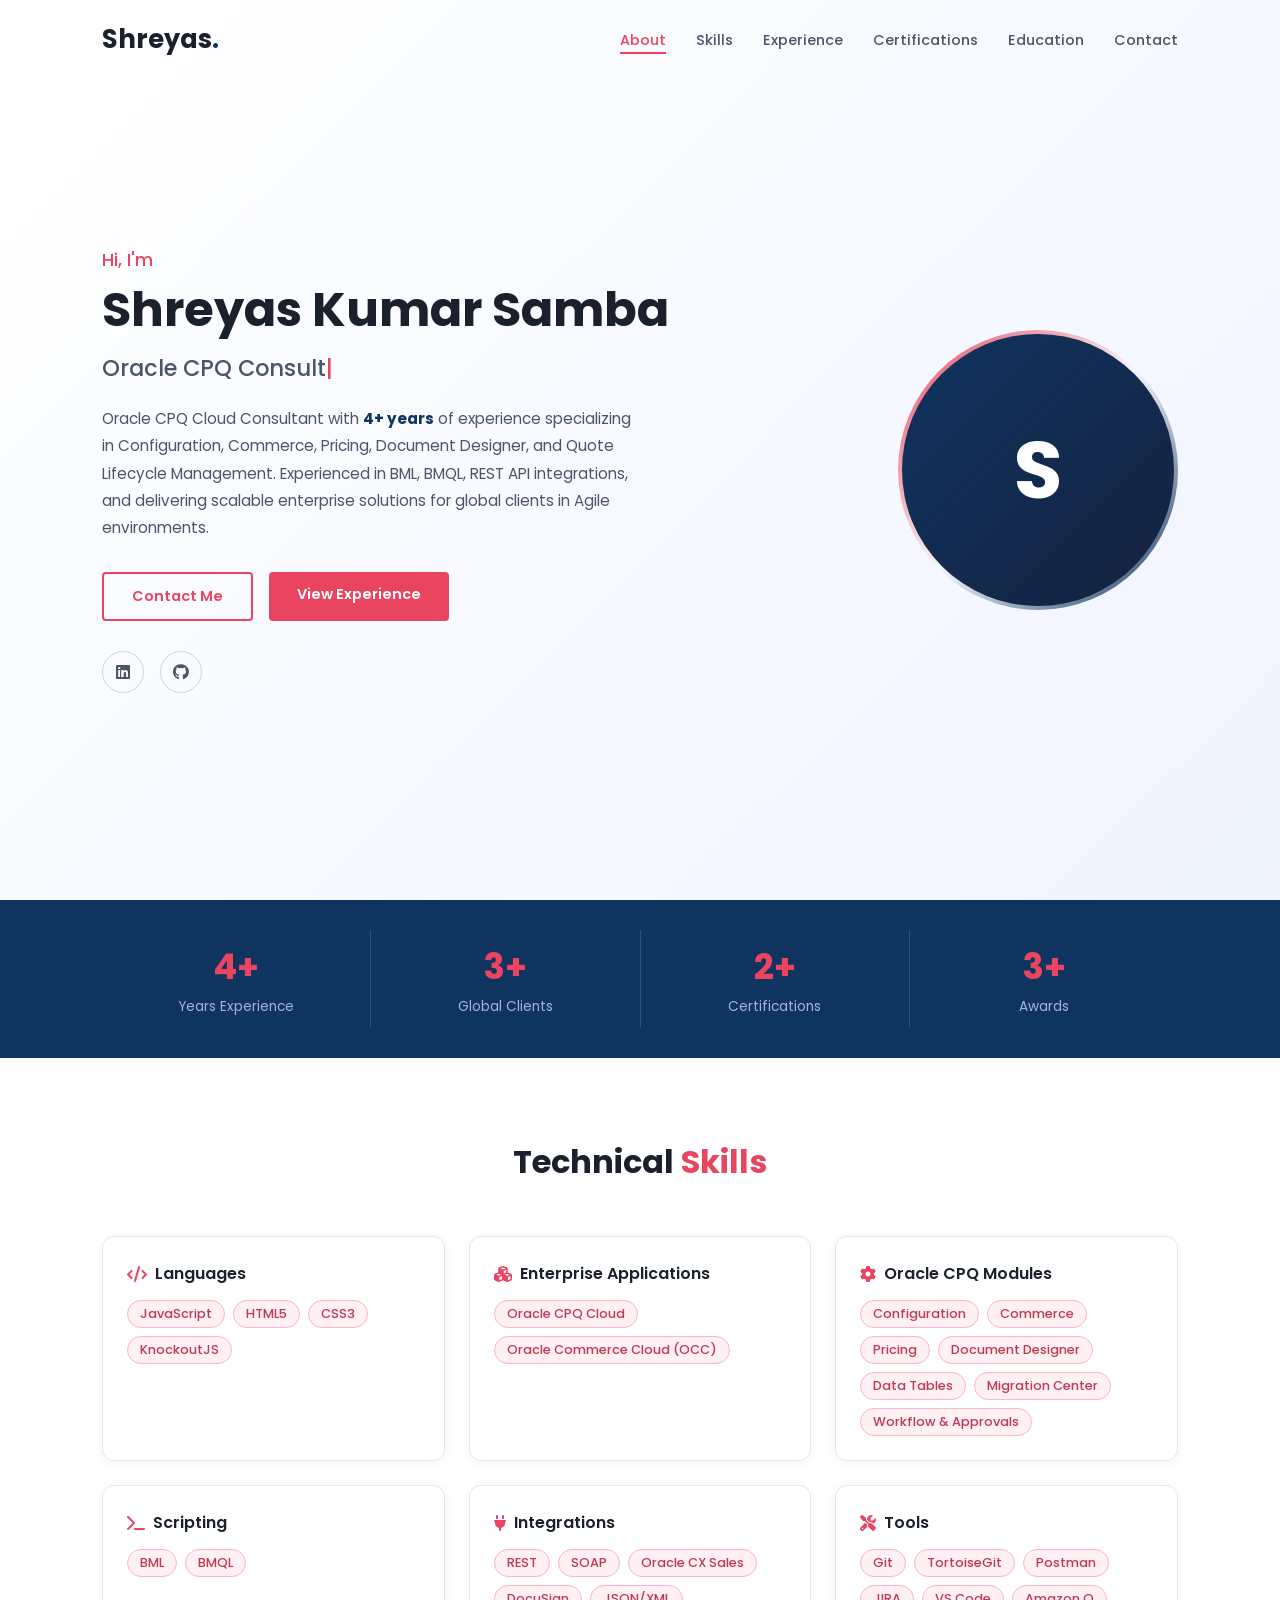
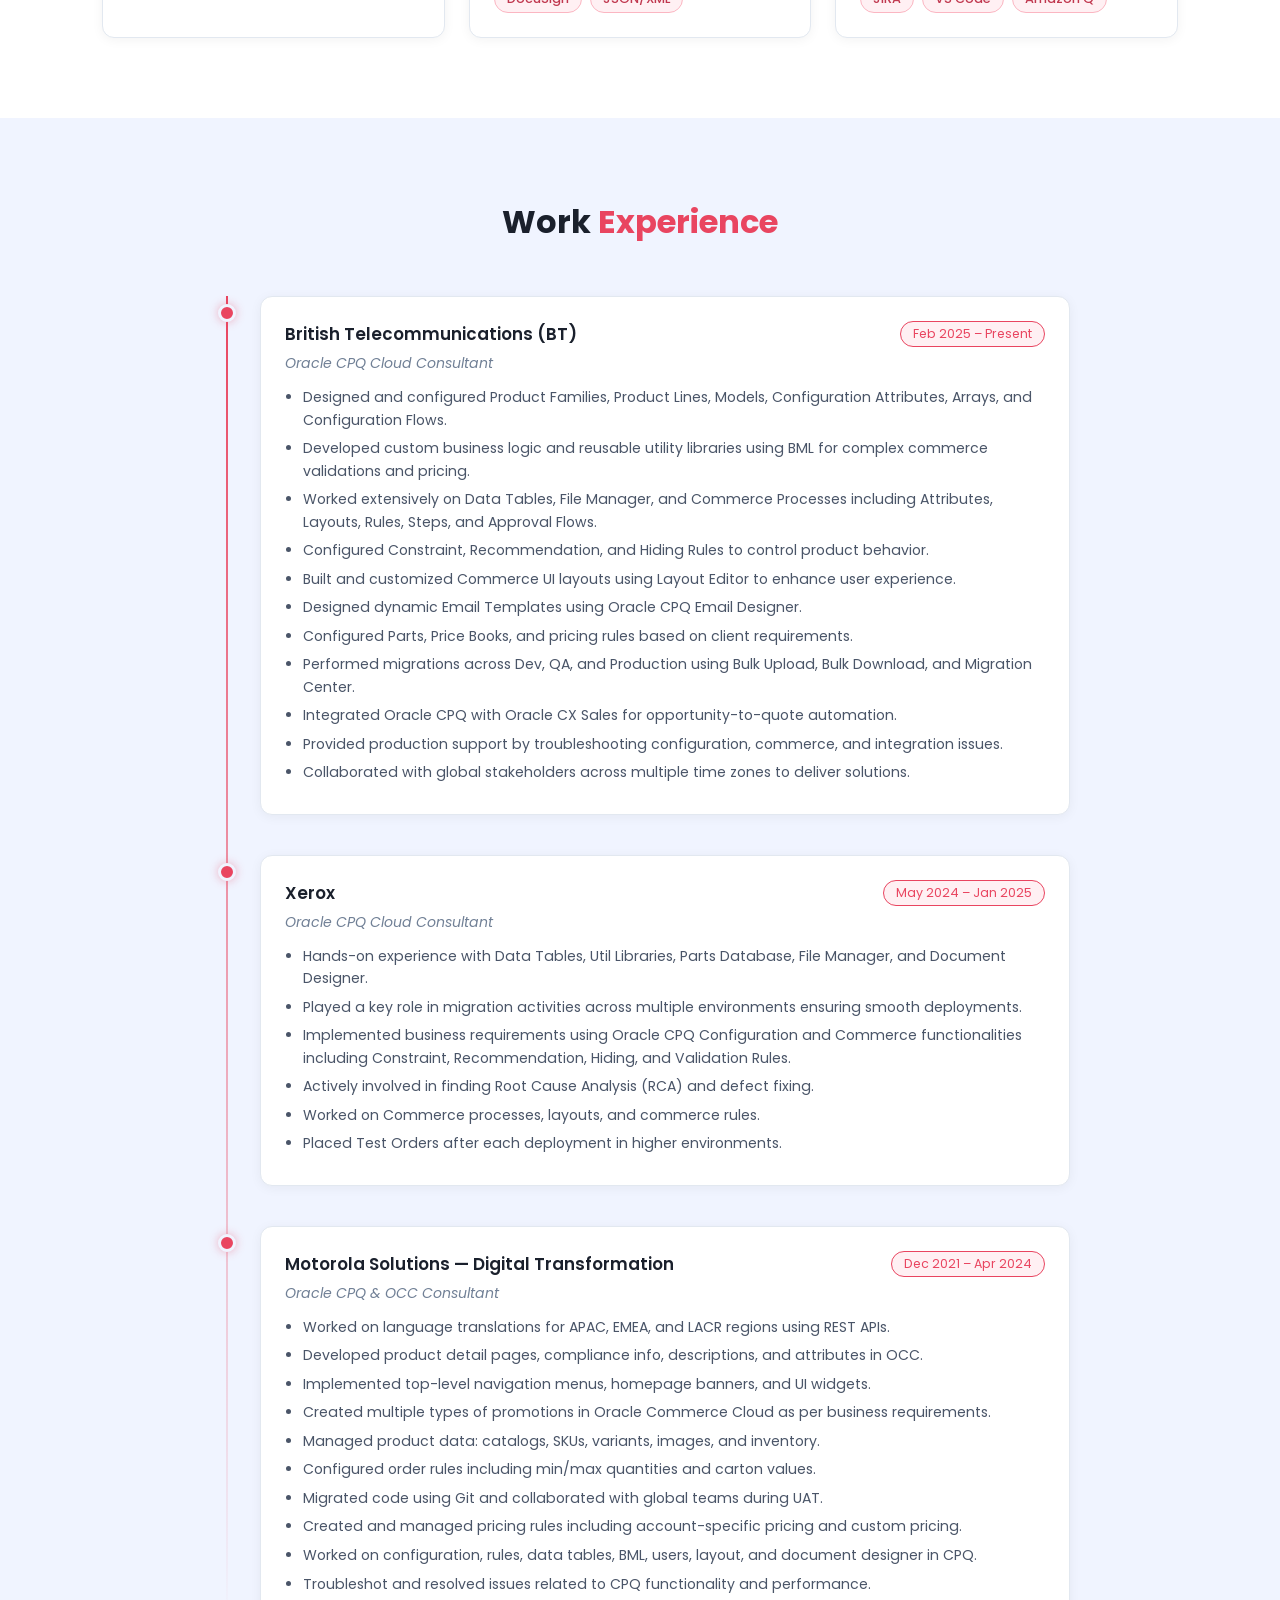
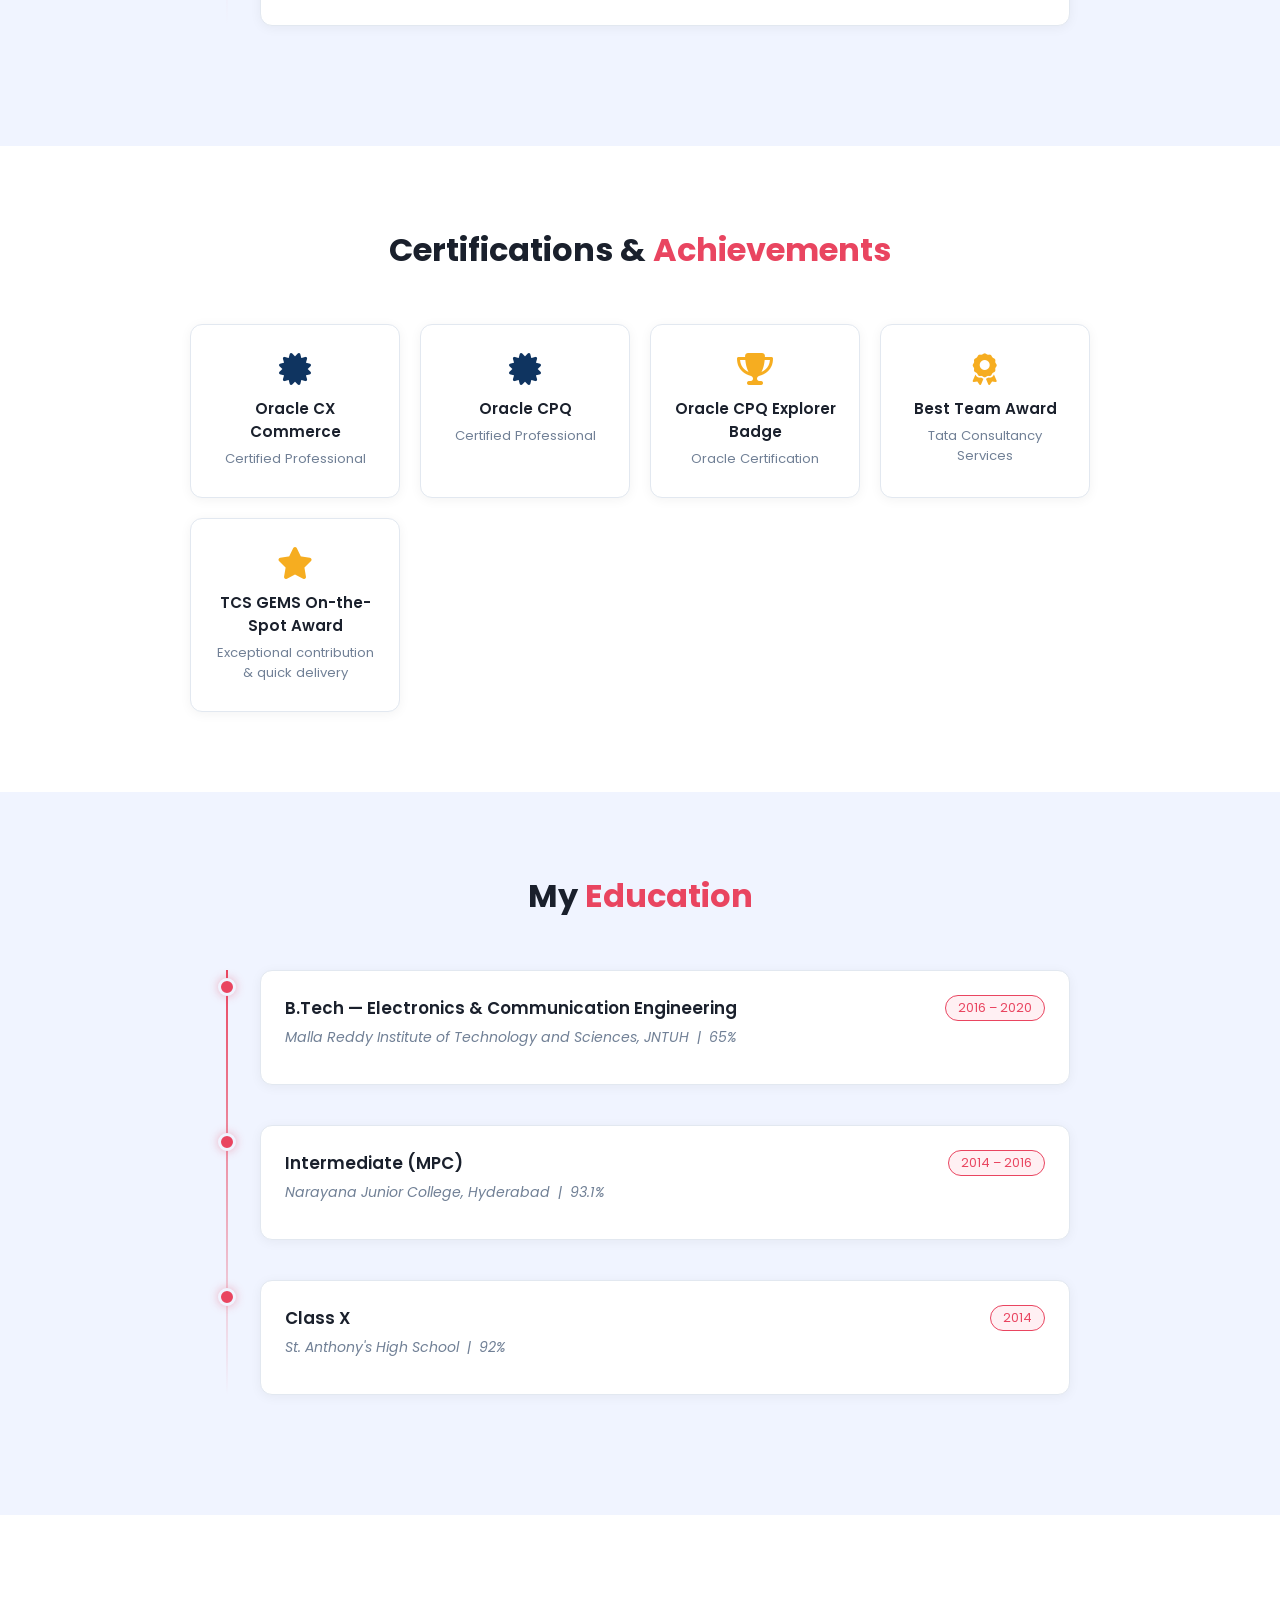
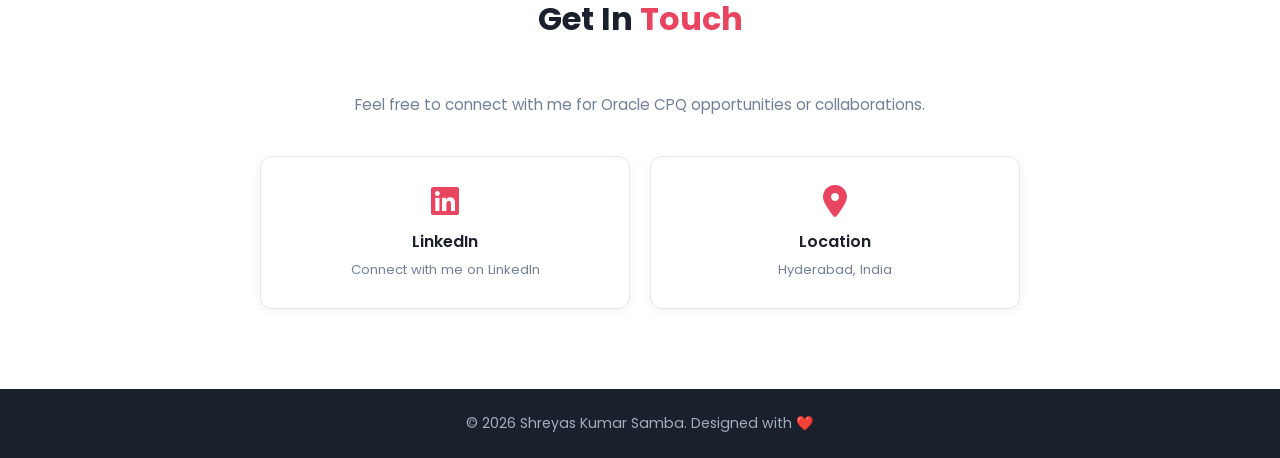
<file: index.html>
<!DOCTYPE html>
<html lang="en">
<head>
  <meta charset="UTF-8" />
  <meta name="viewport" content="width=device-width, initial-scale=1.0"/>
  <title>Shreyas Kumar Samba | Oracle CPQ Consultant</title>
  <meta name="google-site-verification" content="IUGCr2jCLWERXifQiDgYGPUq7gifTzPBpr88OVLPXbc" />
  <link rel="stylesheet" href="style.css" />
  <link href="https://fonts.googleapis.com/css2?family=Poppins:wght@300;400;500;600;700&display=swap" rel="stylesheet"/>
  <link rel="stylesheet" href="https://cdnjs.cloudflare.com/ajax/libs/font-awesome/6.4.0/css/all.min.css"/>
</head>
<body>

  <!-- NAVBAR -->
  <nav class="navbar">
    <div class="nav-logo">Shreyas<span>.</span></div>
    <ul class="nav-links">
      <li><a href="#about">About</a></li>
      <li><a href="#skills">Skills</a></li>
      <li><a href="#experience">Experience</a></li>
      <li><a href="#certifications">Certifications</a></li>
      <li><a href="#education">Education</a></li>
      <li><a href="#contact">Contact</a></li>
    </ul>
    <div class="hamburger"><i class="fas fa-bars"></i></div>
  </nav>

  <!-- HERO -->
  <section id="about" class="hero">
    <div class="hero-left">
      <p class="hero-greeting">Hi, I'm</p>
      <h1 class="hero-name">Shreyas Kumar Samba</h1>
      <h2 class="hero-title">
        <span class="typed-text"></span><span class="cursor">|</span>
      </h2>
      <p class="hero-desc">
        Oracle CPQ Cloud Consultant with <strong>4+ years</strong> of experience specializing in
        Configuration, Commerce, Pricing, Document Designer, and Quote Lifecycle Management.
        Experienced in BML, BMQL, REST API integrations, and delivering scalable enterprise
        solutions for global clients in Agile environments.
      </p>
      <div class="hero-btns">
        <a href="#contact" class="btn-primary">Contact Me</a>
        <a href="#experience" class="btn-secondary">View Experience</a>
      </div>
      <div class="hero-socials">
        <a href="https://linkedin.com/in/samba-shreyas-kumar" target="_blank" title="LinkedIn"><i class="fab fa-linkedin"></i></a>
        <a href="https://github.com/ShreyasKumarSamba" target="_blank" title="GitHub"><i class="fab fa-github"></i></a>
      </div>
    </div>
    <div class="hero-right">
      <div class="hero-img-wrapper">
        <div class="hero-img">S</div>
      </div>
    </div>
  </section>

  <!-- STATS -->
  <div class="stats-bar">
    <div class="stat">
      <span class="stat-num" data-target="4">0+</span>
      <span class="stat-label">Years Experience</span>
    </div>
    <div class="stat">
      <span class="stat-num" data-target="3">0+</span>
      <span class="stat-label">Global Clients</span>
    </div>
    <div class="stat">
      <span class="stat-num" data-target="2">0+</span>
      <span class="stat-label">Certifications</span>
    </div>
    <div class="stat">
      <span class="stat-num" data-target="3">0+</span>
      <span class="stat-label">Awards</span>
    </div>
  </div>

  <!-- SKILLS -->
  <section id="skills" class="section">
    <h2 class="section-title">Technical <span>Skills</span></h2>
    <div class="skills-container">

      <div class="skill-group">
        <h3><i class="fas fa-code"></i> Languages</h3>
        <div class="skill-tags">
          <span>JavaScript</span><span>HTML5</span><span>CSS3</span><span>KnockoutJS</span>
        </div>
      </div>

      <div class="skill-group">
        <h3><i class="fas fa-cubes"></i> Enterprise Applications</h3>
        <div class="skill-tags">
          <span>Oracle CPQ Cloud</span><span>Oracle Commerce Cloud (OCC)</span>
        </div>
      </div>

      <div class="skill-group">
        <h3><i class="fas fa-cog"></i> Oracle CPQ Modules</h3>
        <div class="skill-tags">
          <span>Configuration</span><span>Commerce</span><span>Pricing</span>
          <span>Document Designer</span><span>Data Tables</span><span>Migration Center</span>
          <span>Workflow & Approvals</span>
        </div>
      </div>

      <div class="skill-group">
        <h3><i class="fas fa-terminal"></i> Scripting</h3>
        <div class="skill-tags">
          <span>BML</span><span>BMQL</span>
        </div>
      </div>

      <div class="skill-group">
        <h3><i class="fas fa-plug"></i> Integrations</h3>
        <div class="skill-tags">
          <span>REST</span><span>SOAP</span><span>Oracle CX Sales</span>
          <span>DocuSign</span><span>JSON/XML</span>
        </div>
      </div>

      <div class="skill-group">
        <h3><i class="fas fa-tools"></i> Tools</h3>
        <div class="skill-tags">
          <span>Git</span><span>TortoiseGit</span><span>Postman</span>
          <span>JIRA</span><span>VS Code</span><span>Amazon Q</span>
        </div>
      </div>

    </div>
  </section>

  <!-- EXPERIENCE -->
  <section id="experience" class="section section-alt">
    <h2 class="section-title">Work <span>Experience</span></h2>
    <div class="timeline">

      <div class="timeline-item">
        <div class="timeline-dot"></div>
        <div class="timeline-content">
          <div class="timeline-header">
            <h3>British Telecommunications (BT)</h3>
            <span class="badge">Feb 2025 – Present</span>
          </div>
          <p class="tl-role">Oracle CPQ Cloud Consultant</p>
          <ul>
            <li>Designed and configured Product Families, Product Lines, Models, Configuration Attributes, Arrays, and Configuration Flows.</li>
            <li>Developed custom business logic and reusable utility libraries using BML for complex commerce validations and pricing.</li>
            <li>Worked extensively on Data Tables, File Manager, and Commerce Processes including Attributes, Layouts, Rules, Steps, and Approval Flows.</li>
            <li>Configured Constraint, Recommendation, and Hiding Rules to control product behavior.</li>
            <li>Built and customized Commerce UI layouts using Layout Editor to enhance user experience.</li>
            <li>Designed dynamic Email Templates using Oracle CPQ Email Designer.</li>
            <li>Configured Parts, Price Books, and pricing rules based on client requirements.</li>
            <li>Performed migrations across Dev, QA, and Production using Bulk Upload, Bulk Download, and Migration Center.</li>
            <li>Integrated Oracle CPQ with Oracle CX Sales for opportunity-to-quote automation.</li>
            <li>Provided production support by troubleshooting configuration, commerce, and integration issues.</li>
            <li>Collaborated with global stakeholders across multiple time zones to deliver solutions.</li>
          </ul>
        </div>
      </div>

      <div class="timeline-item">
        <div class="timeline-dot"></div>
        <div class="timeline-content">
          <div class="timeline-header">
            <h3>Xerox</h3>
            <span class="badge">May 2024 – Jan 2025</span>
          </div>
          <p class="tl-role">Oracle CPQ Cloud Consultant</p>
          <ul>
            <li>Hands-on experience with Data Tables, Util Libraries, Parts Database, File Manager, and Document Designer.</li>
            <li>Played a key role in migration activities across multiple environments ensuring smooth deployments.</li>
            <li>Implemented business requirements using Oracle CPQ Configuration and Commerce functionalities including Constraint, Recommendation, Hiding, and Validation Rules.</li>
            <li>Actively involved in finding Root Cause Analysis (RCA) and defect fixing.</li>
            <li>Worked on Commerce processes, layouts, and commerce rules.</li>
            <li>Placed Test Orders after each deployment in higher environments.</li>
          </ul>
        </div>
      </div>

      <div class="timeline-item">
        <div class="timeline-dot"></div>
        <div class="timeline-content">
          <div class="timeline-header">
            <h3>Motorola Solutions — Digital Transformation</h3>
            <span class="badge">Dec 2021 – Apr 2024</span>
          </div>
          <p class="tl-role">Oracle CPQ & OCC Consultant</p>
          <ul>
            <li>Worked on language translations for APAC, EMEA, and LACR regions using REST APIs.</li>
            <li>Developed product detail pages, compliance info, descriptions, and attributes in OCC.</li>
            <li>Implemented top-level navigation menus, homepage banners, and UI widgets.</li>
            <li>Created multiple types of promotions in Oracle Commerce Cloud as per business requirements.</li>
            <li>Managed product data: catalogs, SKUs, variants, images, and inventory.</li>
            <li>Configured order rules including min/max quantities and carton values.</li>
            <li>Migrated code using Git and collaborated with global teams during UAT.</li>
            <li>Created and managed pricing rules including account-specific pricing and custom pricing.</li>
            <li>Worked on configuration, rules, data tables, BML, users, layout, and document designer in CPQ.</li>
            <li>Troubleshot and resolved issues related to CPQ functionality and performance.</li>
          </ul>
        </div>
      </div>

    </div>
  </section>

  <!-- CERTIFICATIONS & ACHIEVEMENTS -->
  <section id="certifications" class="section">
    <h2 class="section-title">Certifications & <span>Achievements</span></h2>
    <div class="cards-grid">
      <div class="info-card cert">
        <i class="fas fa-certificate"></i>
        <h4>Oracle CX Commerce</h4>
        <p>Certified Professional</p>
      </div>
      <div class="info-card cert">
        <i class="fas fa-certificate"></i>
        <h4>Oracle CPQ</h4>
        <p>Certified Professional</p>
      </div>
      <div class="info-card achieve">
        <i class="fas fa-trophy"></i>
        <h4>Oracle CPQ Explorer Badge</h4>
        <p>Oracle Certification</p>
      </div>
      <div class="info-card achieve">
        <i class="fas fa-award"></i>
        <h4>Best Team Award</h4>
        <p>Tata Consultancy Services</p>
      </div>
      <div class="info-card achieve">
        <i class="fas fa-star"></i>
        <h4>TCS GEMS On-the-Spot Award</h4>
        <p>Exceptional contribution & quick delivery</p>
      </div>
    </div>
  </section>

  <!-- EDUCATION -->
  <section id="education" class="section section-alt">
    <h2 class="section-title">My <span>Education</span></h2>
    <div class="timeline">

      <div class="timeline-item">
        <div class="timeline-dot"></div>
        <div class="timeline-content">
          <div class="timeline-header">
            <h3>B.Tech — Electronics & Communication Engineering</h3>
            <span class="badge">2016 – 2020</span>
          </div>
          <p class="tl-role">Malla Reddy Institute of Technology and Sciences, JNTUH &nbsp;|&nbsp; 65%</p>
        </div>
      </div>

      <div class="timeline-item">
        <div class="timeline-dot"></div>
        <div class="timeline-content">
          <div class="timeline-header">
            <h3>Intermediate (MPC)</h3>
            <span class="badge">2014 – 2016</span>
          </div>
          <p class="tl-role">Narayana Junior College, Hyderabad &nbsp;|&nbsp; 93.1%</p>
        </div>
      </div>

      <div class="timeline-item">
        <div class="timeline-dot"></div>
        <div class="timeline-content">
          <div class="timeline-header">
            <h3>Class X</h3>
            <span class="badge">2014</span>
          </div>
          <p class="tl-role">St. Anthony's High School &nbsp;|&nbsp; 92%</p>
        </div>
      </div>

    </div>
  </section>

  <!-- CONTACT -->
  <section id="contact" class="section">
    <h2 class="section-title">Get In <span>Touch</span></h2>
    <p class="contact-sub">Feel free to connect with me for Oracle CPQ opportunities or collaborations.</p>
    <div class="contact-cards">
      <a href="https://linkedin.com/in/samba-shreyas-kumar" target="_blank" class="contact-card">
        <i class="fab fa-linkedin"></i>
        <h4>LinkedIn</h4>
        <p>Connect with me on LinkedIn</p>
      </a>
      <div class="contact-card">
        <i class="fas fa-map-marker-alt"></i>
        <h4>Location</h4>
        <p>Hyderabad, India</p>
      </div>
    </div>
  </section>

  <footer>
    <p>© 2026 Shreyas Kumar Samba. Designed with ❤️</p>
  </footer>

  <script>
    // Typing effect
    const texts = ["Oracle CPQ Consultant", "Oracle Commerce Cloud Expert", "BML & BMQL Developer", "CPQ Integration Specialist"];
    let idx = 0, charIdx = 0, deleting = false;
    const typedEl = document.querySelector(".typed-text");
    function type() {
      const current = texts[idx];
      if (!deleting) {
        typedEl.textContent = current.substring(0, charIdx++);
        if (charIdx > current.length) { deleting = true; setTimeout(type, 1500); return; }
      } else {
        typedEl.textContent = current.substring(0, charIdx--);
        if (charIdx < 0) { deleting = false; idx = (idx + 1) % texts.length; }
      }
      setTimeout(type, deleting ? 60 : 100);
    }
    type();

    // Navbar scroll + active link highlight
    const sections = document.querySelectorAll("section[id]");
    const navLinks = document.querySelectorAll(".nav-links a");
    window.addEventListener("scroll", () => {
      document.querySelector(".navbar").classList.toggle("scrolled", window.scrollY > 50);
      let current = "";
      sections.forEach(s => { if (window.scrollY >= s.offsetTop - 80) current = s.id; });
      navLinks.forEach(a => {
        a.classList.remove("active");
        if (a.getAttribute("href") === "#" + current) a.classList.add("active");
      });
    });

    // Mobile menu toggle
    document.querySelector(".hamburger").addEventListener("click", () => {
      document.querySelector(".nav-links").classList.toggle("open");
    });

    // Smooth scroll & close mobile menu
    document.querySelectorAll('a[href^="#"]').forEach(a => {
      a.addEventListener("click", e => {
        e.preventDefault();
        document.querySelector(".nav-links").classList.remove("open");
        document.querySelector(a.getAttribute("href")).scrollIntoView({ behavior: "smooth" });
      });
    });

    // Scroll reveal animation
    const observer = new IntersectionObserver((entries) => {
      entries.forEach(e => { if (e.isIntersecting) { e.target.classList.add("visible"); } });
    }, { threshold: 0.1 });
    document.querySelectorAll(".skill-group, .timeline-item, .info-card, .contact-card").forEach(el => {
      el.classList.add("reveal");
      observer.observe(el);
    });

    // Stats counter animation
    const counters = document.querySelectorAll(".stat-num");
    const statsObserver = new IntersectionObserver((entries) => {
      entries.forEach(e => {
        if (e.isIntersecting) {
          const target = +e.target.getAttribute("data-target");
          let count = 0;
          const inc = target / 60;
          const update = () => {
            count += inc;
            if (count < target) { e.target.textContent = Math.ceil(count) + "+"; requestAnimationFrame(update); }
            else { e.target.textContent = target + "+"; }
          };
          update();
          statsObserver.unobserve(e.target);
        }
      });
    }, { threshold: 0.5 });
    counters.forEach(c => statsObserver.observe(c));
  </script>

</body>
</html>
</file>
<file: style.css>
* { margin: 0; padding: 0; box-sizing: border-box; }

body {
  font-family: 'Poppins', sans-serif;
  background: #f5f7fa;
  color: #2d3748;
  scroll-behavior: smooth;
  overflow-x: hidden;
}

/* NAVBAR */
.navbar {
  position: fixed;
  top: 0; left: 0; right: 0;
  display: flex;
  justify-content: space-between;
  align-items: center;
  padding: 20px 8%;
  z-index: 1000;
  transition: all 0.3s;
}

.navbar.scrolled {
  background: rgba(255,255,255,0.97);
  backdrop-filter: blur(10px);
  padding: 14px 8%;
  box-shadow: 0 2px 20px rgba(0,0,0,0.08);
}

.nav-logo {
  font-size: 1.6rem;
  font-weight: 700;
  color: #1a202c;
}

.nav-logo span { color: #0f3460; }

.nav-links {
  display: flex;
  list-style: none;
  gap: 30px;
}

.nav-links a {
  color: #4a5568;
  text-decoration: none;
  font-size: 0.9rem;
  font-weight: 500;
  transition: color 0.3s;
  position: relative;
}

.nav-links a::after {
  content: '';
  position: absolute;
  bottom: -4px; left: 0;
  width: 0; height: 2px;
  background: #e94560;
  transition: width 0.3s;
}

.nav-links a:hover { color: #e94560; }
.nav-links a:hover::after { width: 100%; }

.hamburger { display: none; color: #e94560; font-size: 1.4rem; cursor: pointer; }

/* HERO */
.hero {
  min-height: 100vh;
  display: flex;
  align-items: center;
  justify-content: space-between;
  padding: 100px 8% 60px;
  gap: 40px;
  background: linear-gradient(135deg, #ffffff 0%, #f0f4ff 100%);
}

.hero-left { flex: 1; }

.hero-greeting {
  color: #e94560;
  font-size: 1.1rem;
  font-weight: 500;
  margin-bottom: 8px;
}

.hero-name {
  font-size: 3rem;
  font-weight: 700;
  color: #1a202c;
  line-height: 1.2;
  margin-bottom: 12px;
}

.hero-title {
  font-size: 1.4rem;
  font-weight: 500;
  color: #4a5568;
  margin-bottom: 20px;
  min-height: 2rem;
}

.cursor {
  color: #e94560;
  animation: blink 1s infinite;
}

@keyframes blink { 0%,100%{opacity:1} 50%{opacity:0} }

.hero-desc {
  color: #4a5568;
  font-size: 0.95rem;
  line-height: 1.8;
  max-width: 540px;
  margin-bottom: 30px;
}

.hero-desc strong { color: #0f3460; }

.hero-btns { display: flex; gap: 16px; margin-bottom: 30px; flex-wrap: wrap; }

.btn-primary {
  padding: 12px 28px;
  background: transparent;
  border: 2px solid #e94560;
  color: #e94560;
  border-radius: 4px;
  text-decoration: none;
  font-weight: 600;
  font-size: 0.9rem;
  transition: all 0.3s;
}

.btn-primary:hover { background: rgba(233,69,96,0.08); }

.btn-secondary {
  padding: 12px 28px;
  background: #e94560;
  color: #fff;
  border-radius: 4px;
  text-decoration: none;
  font-weight: 600;
  font-size: 0.9rem;
  transition: all 0.3s;
}

.btn-secondary:hover { background: #c73652; }

.hero-socials { display: flex; gap: 16px; }

.hero-socials a {
  width: 42px; height: 42px;
  border: 1px solid #cbd5e0;
  border-radius: 50%;
  display: flex;
  align-items: center;
  justify-content: center;
  color: #4a5568;
  text-decoration: none;
  font-size: 1rem;
  transition: all 0.3s;
}

.hero-socials a:hover { border-color: #e94560; color: #e94560; transform: translateY(-3px); }

.hero-right { flex: 0 0 auto; }

.hero-img-wrapper {
  width: 280px; height: 280px;
  border-radius: 50%;
  padding: 4px;
  background: linear-gradient(135deg, #e94560, #f5f7fa, #0f3460);
  animation: rotate 6s linear infinite;
}

@keyframes rotate { from{transform:rotate(0deg)} to{transform:rotate(360deg)} }

.hero-img {
  width: 100%; height: 100%;
  border-radius: 50%;
  background: linear-gradient(135deg, #0f3460, #16213e);
  display: flex;
  align-items: center;
  justify-content: center;
  font-size: 5rem;
  font-weight: 700;
  color: #fff;
  animation: rotate 6s linear infinite reverse;
}

/* SECTIONS */
.section {
  padding: 80px 8%;
  background: #ffffff;
}

.section-alt {
  background: #f0f4ff;
}

.section-title {
  font-size: 2rem;
  font-weight: 700;
  color: #1a202c;
  margin-bottom: 50px;
  text-align: center;
}

.section-title span { color: #e94560; }

/* SKILLS */
.skills-container {
  display: grid;
  grid-template-columns: repeat(auto-fit, minmax(280px, 1fr));
  gap: 24px;
}

.skill-group {
  background: #fff;
  border-radius: 12px;
  padding: 24px;
  border: 1px solid #e2e8f0;
  box-shadow: 0 2px 12px rgba(0,0,0,0.05);
  transition: transform 0.3s, border-color 0.3s;
}

.skill-group:hover { transform: translateY(-4px); border-color: #e94560; }

.skill-group h3 {
  color: #1a202c;
  font-size: 1rem;
  font-weight: 600;
  margin-bottom: 14px;
  display: flex;
  align-items: center;
  gap: 8px;
}

.skill-group h3 i { color: #e94560; }

.skill-tags { display: flex; flex-wrap: wrap; gap: 8px; }

.skill-tags span {
  background: #fff0f3;
  border: 1px solid #fbb6c2;
  color: #c0384f;
  padding: 4px 12px;
  border-radius: 20px;
  font-size: 0.8rem;
  font-weight: 500;
}

/* TIMELINE */
.timeline { position: relative; max-width: 860px; margin: 0 auto; }

.timeline::before {
  content: '';
  position: absolute;
  left: 16px; top: 0; bottom: 0;
  width: 2px;
  background: linear-gradient(to bottom, #e94560, transparent);
}

.timeline-item {
  position: relative;
  padding-left: 50px;
  margin-bottom: 40px;
}

.timeline-dot {
  position: absolute;
  left: 8px; top: 8px;
  width: 18px; height: 18px;
  border-radius: 50%;
  background: #e94560;
  border: 3px solid #f0f4ff;
  box-shadow: 0 0 10px rgba(233,69,96,0.4);
}

.timeline-content {
  background: #fff;
  border-radius: 12px;
  padding: 24px;
  border: 1px solid #e2e8f0;
  box-shadow: 0 2px 12px rgba(0,0,0,0.05);
  transition: border-color 0.3s;
}

.timeline-content:hover { border-color: #e94560; }

.timeline-header {
  display: flex;
  justify-content: space-between;
  align-items: flex-start;
  flex-wrap: wrap;
  gap: 10px;
  margin-bottom: 6px;
}

.timeline-header h3 {
  color: #1a202c;
  font-size: 1.05rem;
  font-weight: 600;
}

.badge {
  background: #fff0f3;
  border: 1px solid #e94560;
  color: #e94560;
  padding: 3px 12px;
  border-radius: 20px;
  font-size: 0.78rem;
  white-space: nowrap;
}

.tl-role {
  color: #718096;
  font-size: 0.88rem;
  font-style: italic;
  margin-bottom: 12px;
}

.timeline-content ul { padding-left: 18px; }

.timeline-content li {
  color: #4a5568;
  font-size: 0.88rem;
  margin-bottom: 6px;
  line-height: 1.6;
}

/* CARDS */
.cards-grid {
  display: grid;
  grid-template-columns: repeat(auto-fit, minmax(200px, 1fr));
  gap: 20px;
  max-width: 900px;
  margin: 0 auto;
}

.info-card {
  background: #fff;
  border-radius: 12px;
  padding: 28px 20px;
  text-align: center;
  border: 1px solid #e2e8f0;
  box-shadow: 0 2px 12px rgba(0,0,0,0.05);
  transition: all 0.3s;
}

.info-card:hover { transform: translateY(-5px); border-color: #e94560; }

.info-card i {
  font-size: 2rem;
  margin-bottom: 12px;
}

.info-card.cert i { color: #0f3460; }
.info-card.achieve i { color: #f6ad20; }

.info-card h4 {
  color: #1a202c;
  font-size: 0.95rem;
  font-weight: 600;
  margin-bottom: 6px;
}

.info-card p {
  color: #718096;
  font-size: 0.82rem;
}

/* CONTACT */
.contact-sub {
  text-align: center;
  color: #718096;
  margin-bottom: 40px;
  font-size: 0.95rem;
}

.contact-cards {
  display: grid;
  grid-template-columns: repeat(auto-fit, minmax(220px, 1fr));
  gap: 20px;
  max-width: 760px;
  margin: 0 auto;
}

.contact-card {
  background: #fff;
  border-radius: 12px;
  padding: 28px 20px;
  text-align: center;
  border: 1px solid #e2e8f0;
  box-shadow: 0 2px 12px rgba(0,0,0,0.05);
  text-decoration: none;
  transition: all 0.3s;
}

.contact-card:hover { transform: translateY(-5px); border-color: #e94560; }

.contact-card i {
  font-size: 2rem;
  color: #e94560;
  margin-bottom: 12px;
}

.contact-card h4 {
  color: #1a202c;
  font-size: 1rem;
  font-weight: 600;
  margin-bottom: 6px;
}

.contact-card p {
  color: #718096;
  font-size: 0.82rem;
  word-break: break-all;
}

/* FOOTER */
footer {
  text-align: center;
  padding: 24px;
  background: #1a202c;
  color: #a0aec0;
  font-size: 0.88rem;
}

/* ACTIVE NAV LINK */
.nav-links a.active { color: #e94560; }
.nav-links a.active::after { width: 100%; }

/* MOBILE MENU OPEN */
@media (max-width: 768px) {
  .nav-links.open {
    display: flex;
    flex-direction: column;
    position: absolute;
    top: 70px; left: 0; right: 0;
    background: #fff;
    padding: 20px;
    box-shadow: 0 8px 20px rgba(0,0,0,0.1);
    gap: 16px;
    z-index: 999;
  }
}

/* STATS BAR */
.stats-bar {
  display: flex;
  justify-content: center;
  flex-wrap: wrap;
  gap: 0;
  background: #0f3460;
  padding: 30px 8%;
}

.stat {
  flex: 1;
  min-width: 140px;
  text-align: center;
  padding: 10px 20px;
  border-right: 1px solid rgba(255,255,255,0.15);
}

.stat:last-child { border-right: none; }

.stat-num {
  display: block;
  font-size: 2.2rem;
  font-weight: 700;
  color: #e94560;
}

.stat-label {
  font-size: 0.85rem;
  color: #a8b2d8;
  font-weight: 400;
}

/* SCROLL REVEAL */
.reveal {
  opacity: 0;
  transform: translateY(30px);
  transition: opacity 0.6s ease, transform 0.6s ease;
}

.reveal.visible {
  opacity: 1;
  transform: translateY(0);
}

/* RESPONSIVE */
@media (max-width: 768px) {
  .nav-links { display: none; }
  .hamburger { display: block; }
  .hero { flex-direction: column-reverse; padding: 120px 6% 60px; text-align: center; }
  .hero-name { font-size: 2rem; }
  .hero-btns { justify-content: center; }
  .hero-socials { justify-content: center; }
  .hero-img-wrapper { width: 200px; height: 200px; }
  .hero-img { font-size: 3.5rem; }
  .hero-desc { margin: 0 auto 30px; }
  .section { padding: 60px 6%; }
  .timeline::before { left: 10px; }
  .timeline-item { padding-left: 36px; }
  .timeline-dot { left: 2px; }
  .stats-bar { gap: 10px; }
  .stat { border-right: none; border-bottom: 1px solid rgba(255,255,255,0.1); }
  .stat:last-child { border-bottom: none; }
}
</file>
